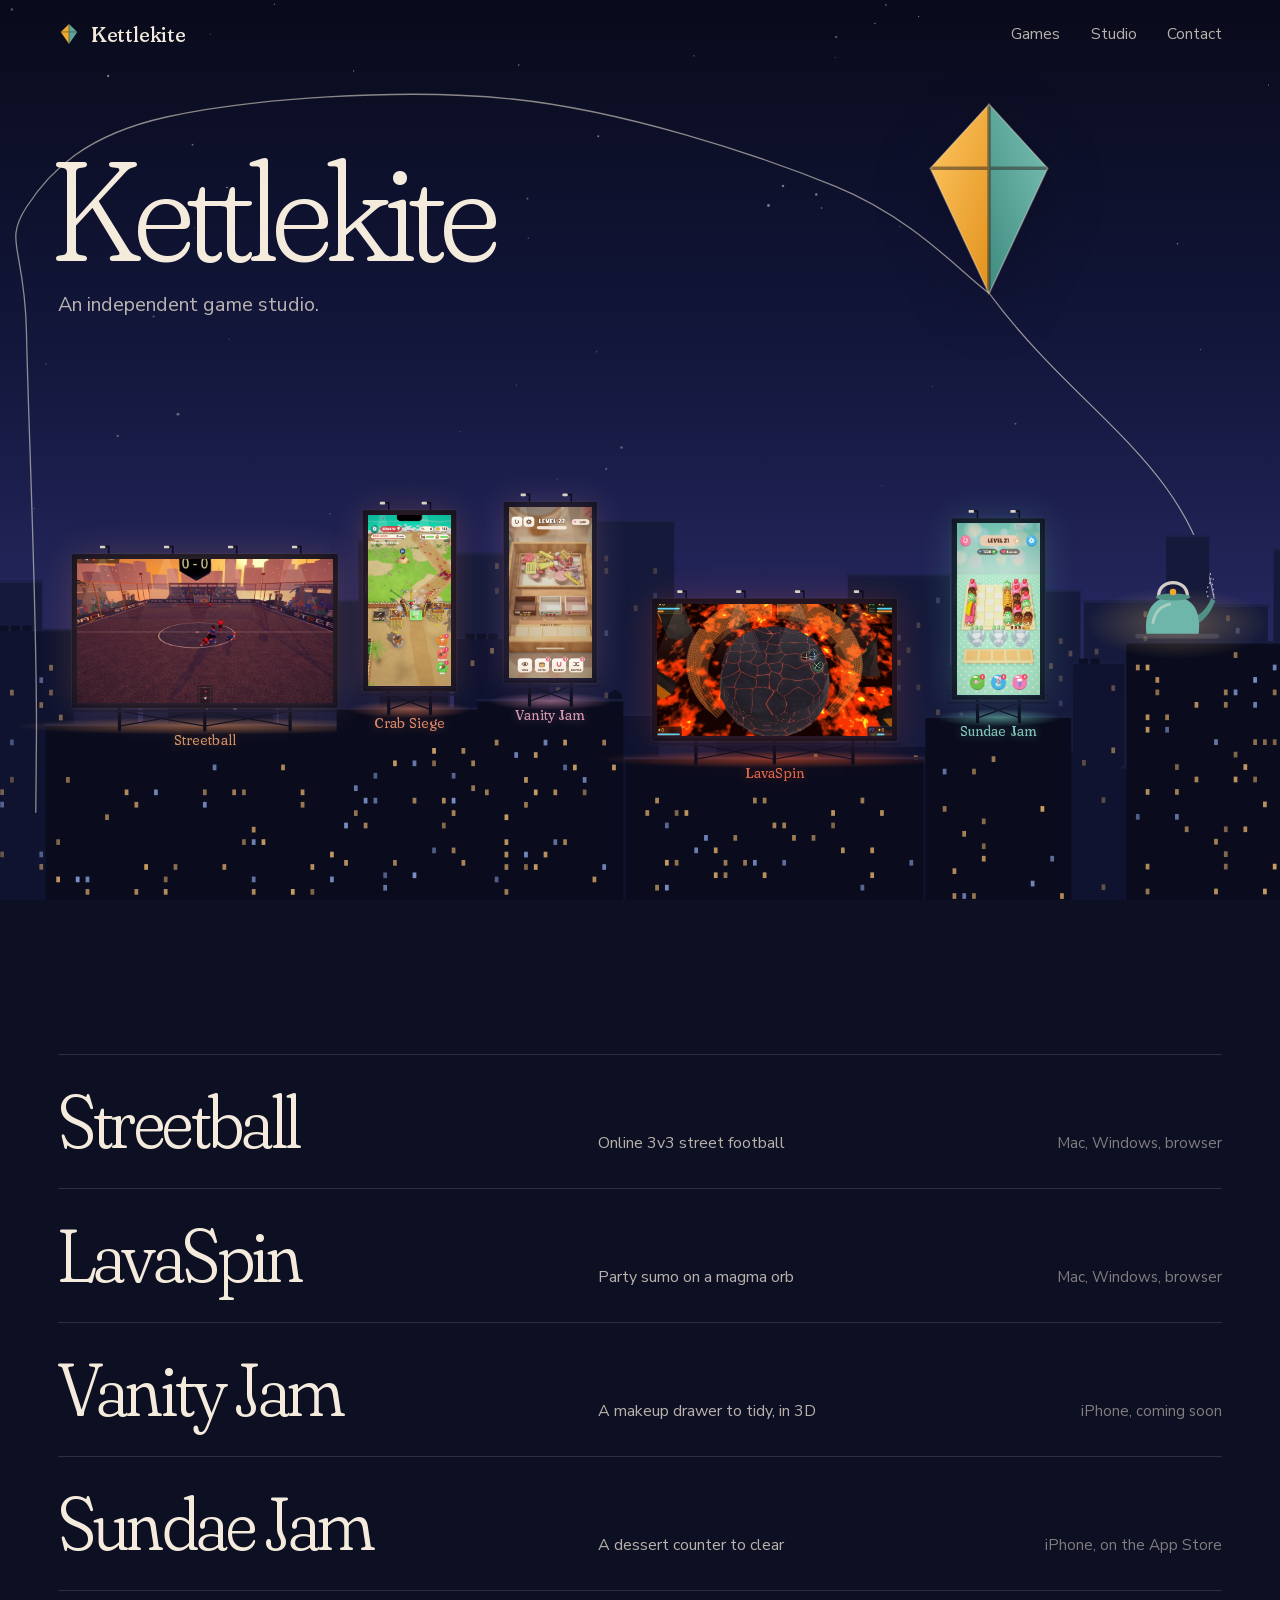
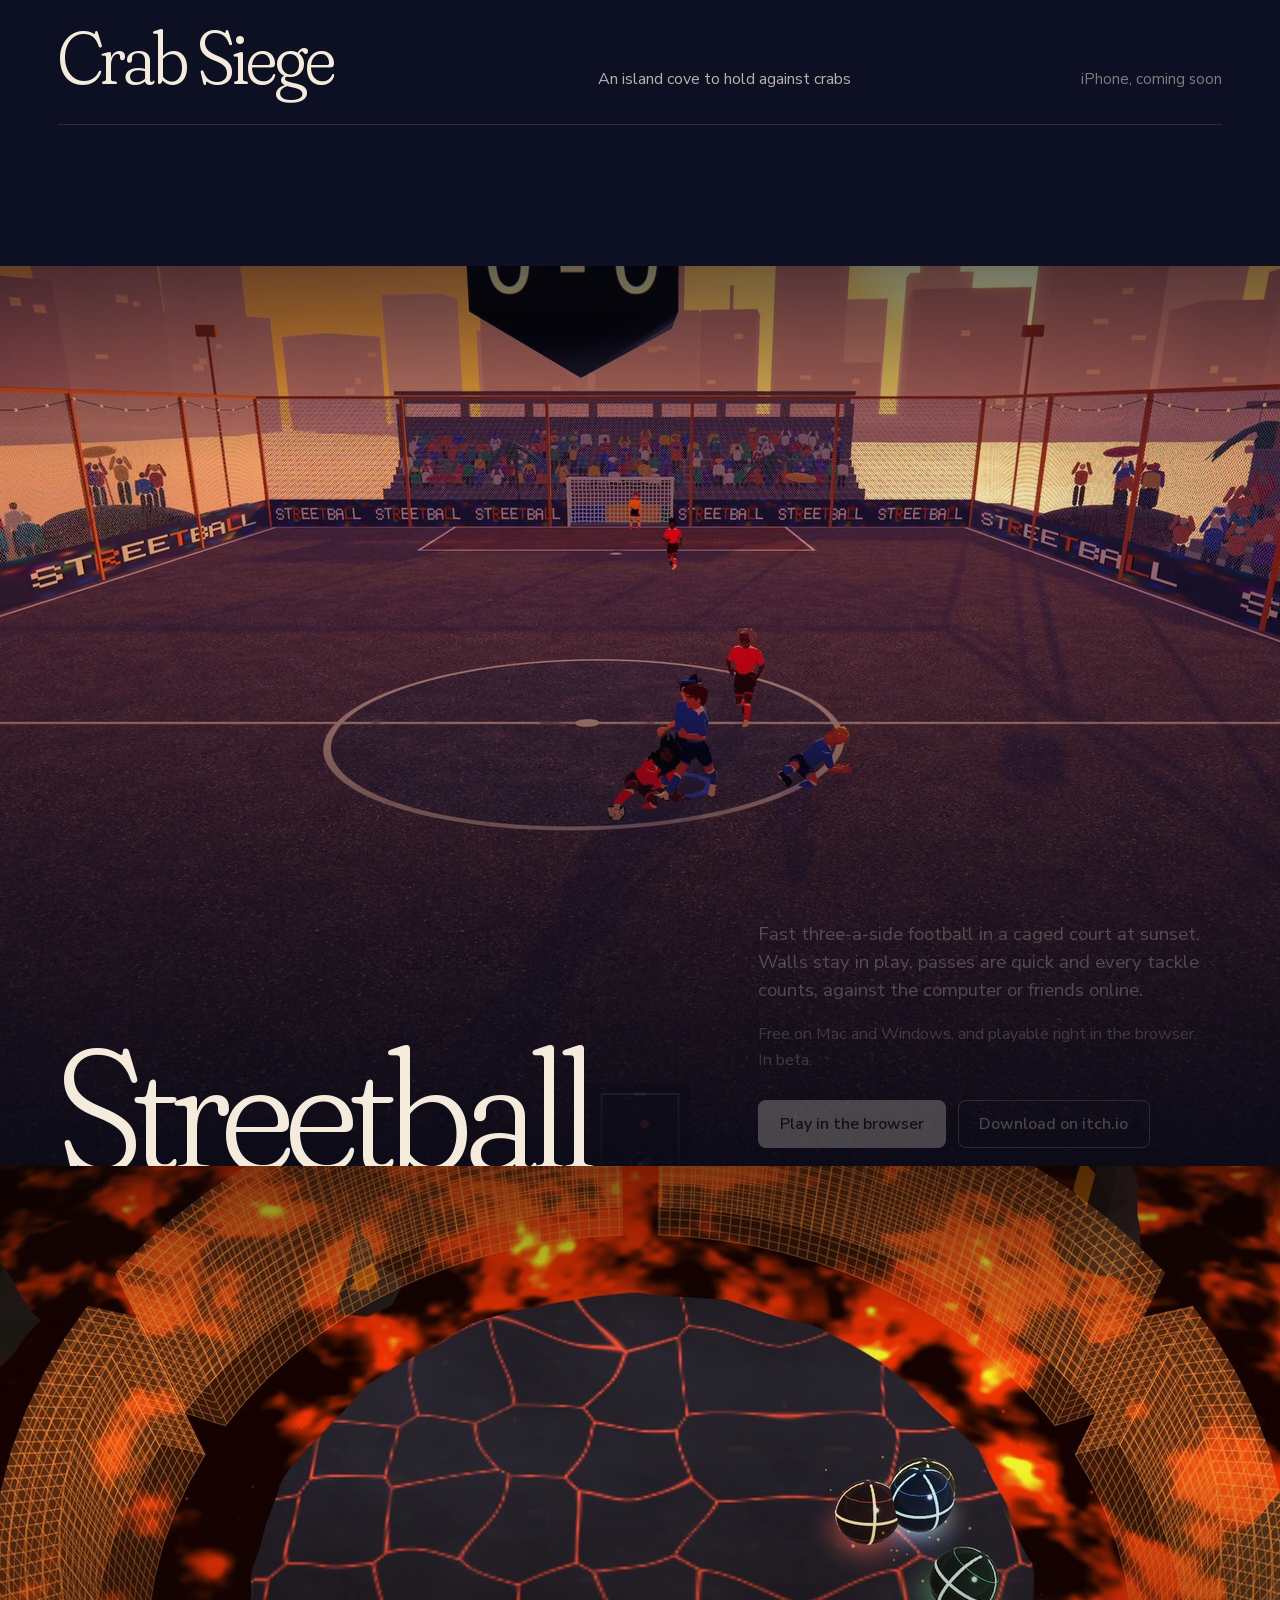
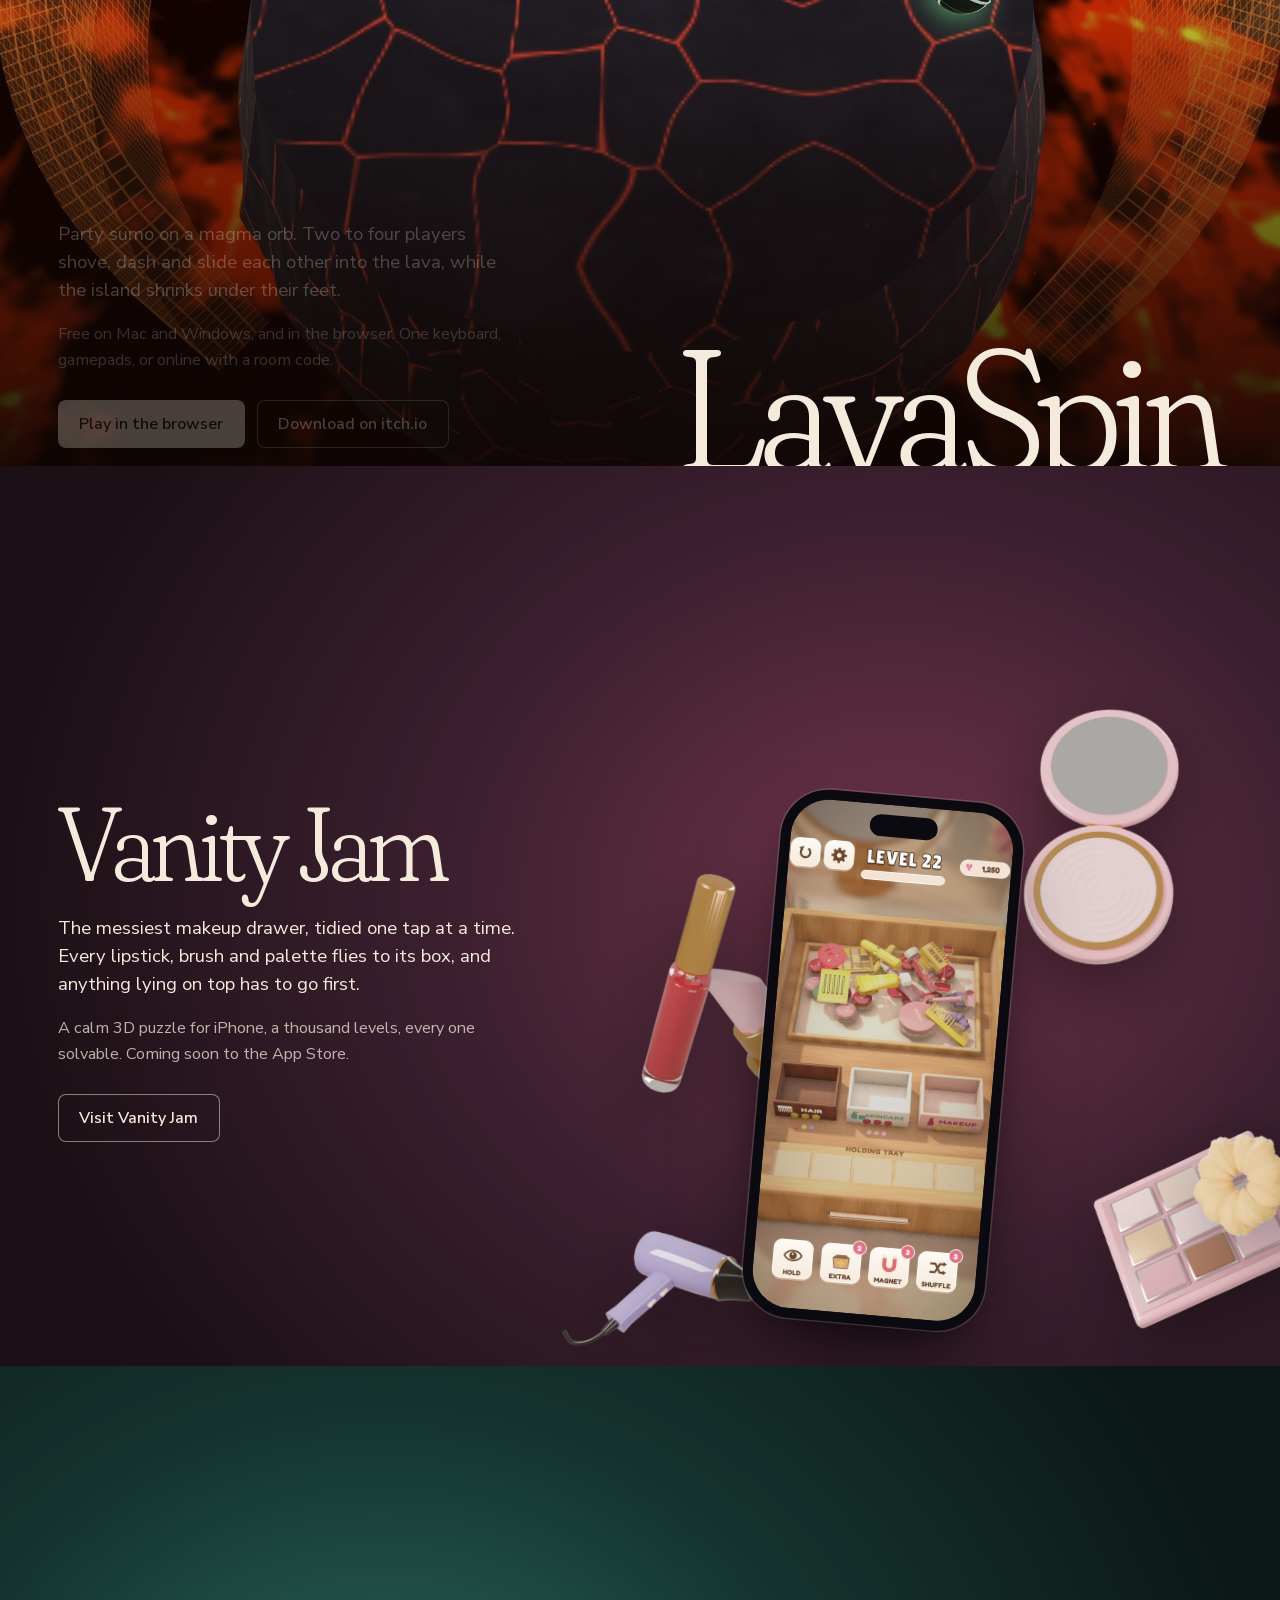
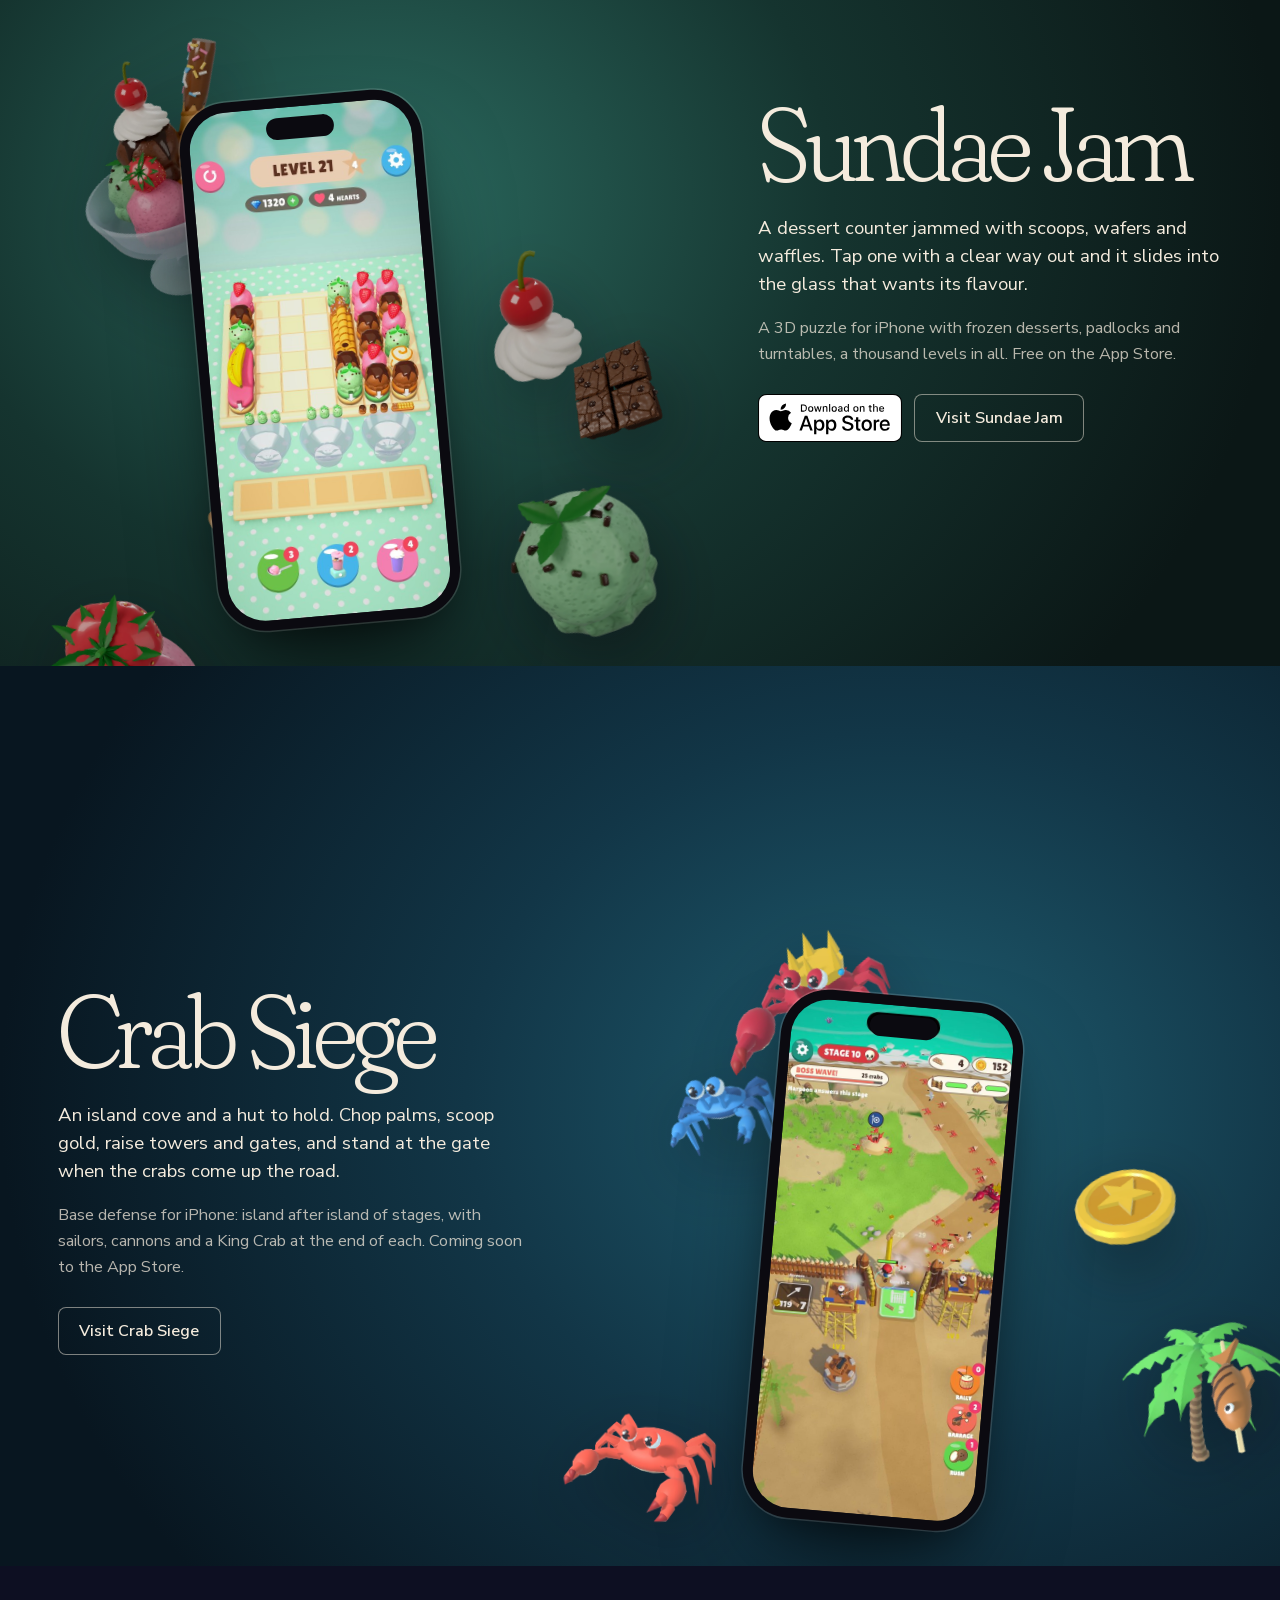
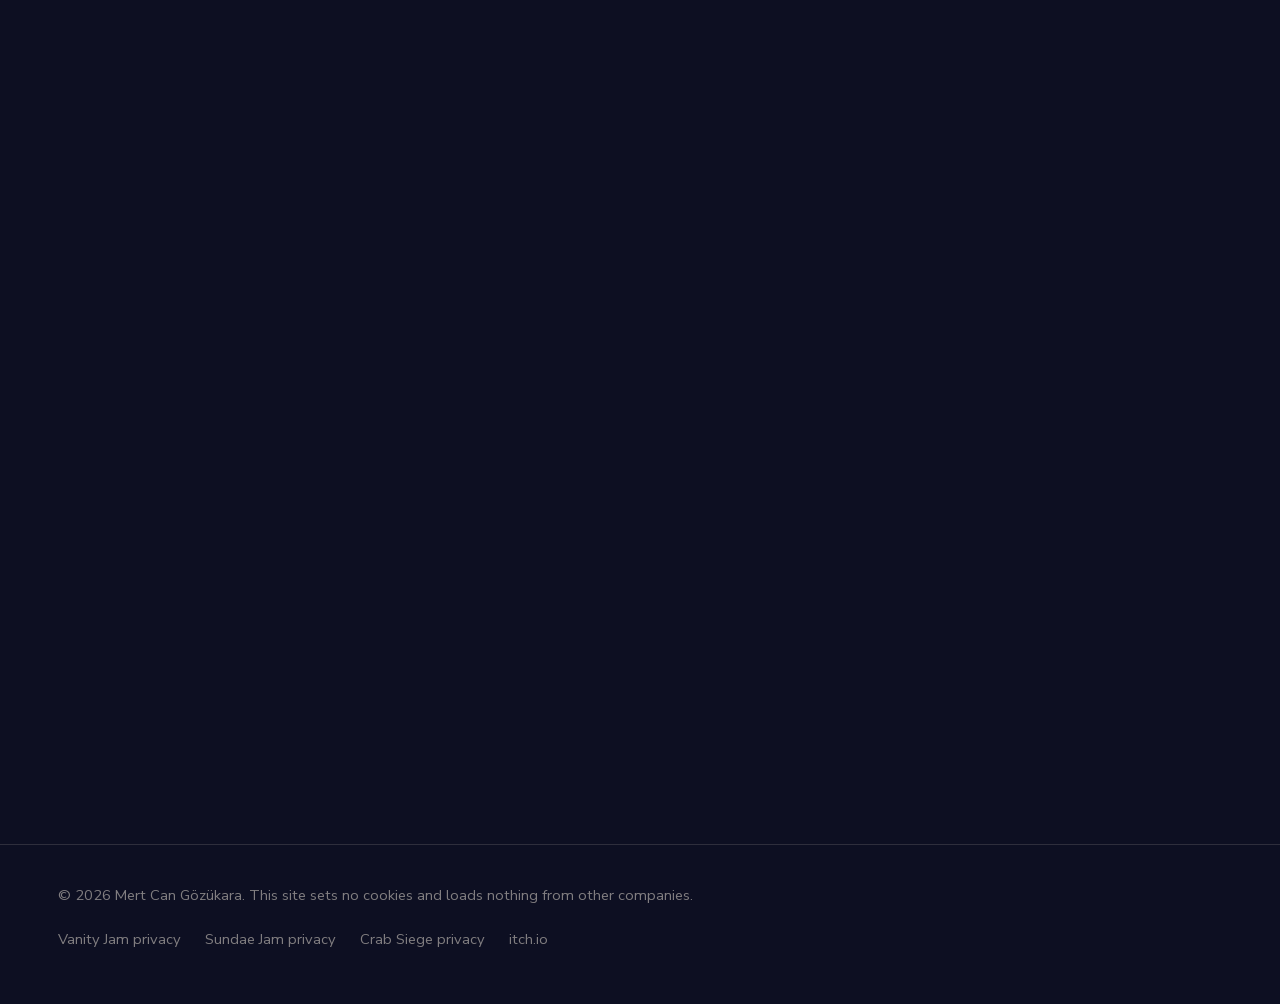
<file: index.html>
<!doctype html>
<html lang="en">
<head>
<meta charset="utf-8">
<meta name="viewport" content="width=device-width, initial-scale=1, viewport-fit=cover">
<title>Kettlekite</title>
<meta name="description" content="Kettlekite is an independent game studio. Streetball, LavaSpin, Vanity Jam, Sundae Jam and Crab Siege, each made start to finish by one person.">
<meta name="theme-color" content="#090b1b">
<meta property="og:title" content="Kettlekite">
<meta property="og:description" content="An independent game studio. Five games so far, each made start to finish by one person.">
<meta property="og:image" content="https://kettlekite.com/assets/media/og.jpg">
<meta property="og:url" content="https://kettlekite.com">
<meta name="twitter:card" content="summary_large_image">
<link rel="icon" href="/assets/kite.svg" type="image/svg+xml">
<script>document.documentElement.classList.add("js")</script>
<link rel="preload" href="/assets/fonts/fraunces-latin.woff2" as="font" type="font/woff2" crossorigin>
<link rel="stylesheet" href="/assets/fonts/fonts.css">
<link rel="stylesheet" href="/assets/kk.css">
<link rel="stylesheet" href="/assets/home.css">
</head>
<body class="home">
<header class="bar">
  <a class="brand" href="/" aria-label="Kettlekite, home">
    <svg class="kite" viewBox="0 0 64 64" aria-hidden="true"><path d="M32 3 L56 26 L32 61 Z" fill="#5fa59a"/><path d="M32 3 L8 26 L32 61 Z" fill="#f0a92e"/><path d="M32 3 V61 M8 26 H56" stroke="#2e2621" stroke-width="2.5" stroke-linecap="round" opacity=".55"/></svg>
    Kettlekite
  </a>
  <nav class="nav" aria-label="Site">
    <a href="#games">Games</a>
    <a href="#studio">Studio</a>
    <a href="#contact">Contact</a>
  </nav>
</header>

<main>
  <!-- The sky: a kite on a long string from a kettle on a rooftop, over a city where the games play. Its tail streams down the whole page. -->
  <section class="sky" id="top">
    <div class="sky-glow" aria-hidden="true"></div>
    <svg class="stars" aria-hidden="true"></svg>
    <div class="meteors" aria-hidden="true"></div>
    <svg class="string" aria-hidden="true"><path/></svg>
    <div class="flyer" aria-hidden="true">
      <svg class="kite-big" viewBox="0 0 120 150">
        <defs>
          <linearGradient id="sheen-l" x1="0" y1="0" x2="1" y2="1"><stop offset="0" stop-color="#ffc864"/><stop offset="1" stop-color="#e2911c"/></linearGradient>
          <linearGradient id="sheen-r" x1="1" y1="0" x2="0" y2="1"><stop offset="0" stop-color="#7cc2b5"/><stop offset="1" stop-color="#3f8b80"/></linearGradient>
        </defs>
        <path d="M60 4 L104 52 L60 146 Z" fill="url(#sheen-r)"/>
        <path d="M60 4 L16 52 L60 146 Z" fill="url(#sheen-l)"/>
        <path d="M60 4 V146 M16 52 H104" stroke="#2e2621" stroke-width="2.6" stroke-linecap="round" opacity=".5"/>
        <path d="M60 4 L104 52 L60 146 L16 52 Z" fill="none" stroke="#fff3dc" stroke-opacity=".35" stroke-width="1.2"/>
      </svg>
    </div>
    <div class="kettle" aria-hidden="true">
      <svg viewBox="0 0 220 170">
        <g class="steam" fill="none" stroke="#f4ebdd" stroke-linecap="round">
          <path d="M176 70 C166 50 190 40 180 18" stroke-width="3" stroke-dasharray="1 9"/>
          <path d="M184 76 C198 58 176 44 192 26" stroke-width="2.4" stroke-dasharray="1 10"/>
        </g>
        <path d="M70 70 C70 30 132 30 132 70" fill="none" stroke="#f4ebdd" stroke-opacity=".85" stroke-width="7" stroke-linecap="round"/>
        <path d="M150 112 C166 104 176 90 183 74 L192 79 C184 100 172 118 154 128 Z" fill="#4f9184"/>
        <path d="M44 150 C38 102 58 70 101 70 C144 70 162 102 156 150 Z" fill="#6fb6aa"/>
        <path d="M58 126 C62 102 76 90 94 86" fill="none" stroke="#f4ebdd" stroke-opacity=".45" stroke-width="6" stroke-linecap="round"/>
        <ellipse cx="101" cy="71" rx="37" ry="7.5" fill="#4f9184"/>
        <circle cx="101" cy="60" r="7" fill="#f0a92e"/>
        <rect x="20" y="150" width="180" height="10" rx="5" fill="#f4ebdd" fill-opacity=".12"/>
      </svg>
    </div>
    <!-- A night city under the sky; the games play on billboards on its rooftops, each named on its building. Laid out by city.js. -->
    <div class="city" aria-hidden="true">
      <svg class="back"></svg>
      <a class="board" data-game="streetball" href="#streetball" tabindex="-1" style="background-image:url(/assets/media/streetball/peek.jpg)"><canvas></canvas><video src="/assets/media/streetball/board.mp4" muted loop playsinline preload="auto"></video><span class="sign">Streetball</span></a>
      <a class="board" data-game="vanity" href="#vanity-jam" tabindex="-1" style="background-image:url(/assets/media/vanity-jam/shot.jpg)"><canvas></canvas><video src="/assets/media/vanity-jam/board.mp4" muted loop playsinline preload="auto"></video><span class="sign">Vanity Jam</span></a>
      <a class="board" data-game="lavaspin" href="#lavaspin" tabindex="-1" style="background-image:url(/assets/media/lavaspin/peek.jpg)"><canvas></canvas><video src="/assets/media/lavaspin/board.mp4" muted loop playsinline preload="auto"></video><span class="sign">LavaSpin</span></a>
      <a class="board" data-game="sundae" href="#sundae-jam" tabindex="-1" style="background-image:url(/assets/media/sundae-jam/shot.jpg)"><canvas></canvas><video src="/assets/media/sundae-jam/board.mp4" muted loop playsinline preload="auto"></video><span class="sign">Sundae Jam</span></a>
      <a class="board" data-game="crab" href="#crab-siege" tabindex="-1" style="background-image:url(/assets/media/crab-siege/shot.jpg)"><canvas></canvas><video src="/assets/media/crab-siege/board.mp4" muted loop playsinline preload="auto"></video><span class="sign">Crab Siege</span></a>
      <svg class="front"></svg>
    </div>
    <div class="sky-copy wrap">
      <h1 class="wordmark" aria-label="Kettlekite"><span aria-hidden="true">K</span><span aria-hidden="true">e</span><span aria-hidden="true">t</span><span aria-hidden="true">t</span><span aria-hidden="true">l</span><span aria-hidden="true">e</span><span aria-hidden="true">k</span><span aria-hidden="true">i</span><span aria-hidden="true">t</span><span aria-hidden="true">e</span></h1>
      <p class="lede">An independent game studio.</p>
    </div>
  </section>

  <!-- Index: every game, one line each. Hover shows a frame of it; a click goes to its chapter. -->
  <section class="index wrap" id="games" aria-labelledby="games-title">
    <h2 class="sr" id="games-title">Games</h2>
    <ul class="games">
      <li><a href="#streetball" data-preview="/assets/media/streetball/peek.jpg">
        <span class="g-name">Streetball</span><span class="g-what">Online 3v3 street football</span><span class="g-where">Mac, Windows, browser</span></a></li>
      <li><a href="#lavaspin" data-preview="/assets/media/lavaspin/peek.jpg">
        <span class="g-name">LavaSpin</span><span class="g-what">Party sumo on a magma orb</span><span class="g-where">Mac, Windows, browser</span></a></li>
      <li><a href="#vanity-jam" data-preview="/assets/media/vanity-jam/shot.jpg">
        <span class="g-name">Vanity Jam</span><span class="g-what">A makeup drawer to tidy, in 3D</span><span class="g-where">iPhone, coming soon</span></a></li>
      <li><a href="#sundae-jam" data-preview="/assets/media/sundae-jam/shot.jpg">
        <span class="g-name">Sundae Jam</span><span class="g-what">A dessert counter to clear</span><span class="g-where">iPhone, on the App Store</span></a></li>
      <li><a href="#crab-siege" data-preview="/assets/media/crab-siege/shot.jpg">
        <span class="g-name">Crab Siege</span><span class="g-what">An island cove to hold against crabs</span><span class="g-where">iPhone, coming soon</span></a></li>
    </ul>
    <div class="peek" aria-hidden="true"></div>
  </section>

  <section class="chapter film streetball" id="streetball" aria-labelledby="sb-title">
    <div class="stage">
      <video class="bg" muted loop playsinline preload="none" poster="/assets/media/streetball/poster.jpg"
        data-src="/assets/media/streetball/loop.mp4" data-src-av1="/assets/media/streetball/loop.av1.mp4" data-src-small="/assets/media/streetball/loop-small.mp4"></video>
      <div class="shade"></div>
      <div class="copy wrap">
        <h2 class="title" id="sb-title">Streetball</h2>
        <div class="side">
          <p class="what">Fast three-a-side football in a caged court at sunset. Walls stay in play, passes are quick and every tackle counts, against the computer or friends online.</p>
          <p class="where">Free on Mac and Windows, and playable right in the browser. In beta.</p>
          <div class="actions">
            <a class="btn solid" href="https://mertgozukara.com/games/streetball">Play in the browser</a>
            <a class="btn line" href="https://iammertg.itch.io/streetball">Download on itch.io</a>
          </div>
        </div>
      </div>
    </div>
  </section>

  <section class="chapter film lavaspin" id="lavaspin" aria-labelledby="ls-title">
    <div class="stage">
      <video class="bg" muted loop playsinline preload="none" poster="/assets/media/lavaspin/poster.jpg"
        data-src="/assets/media/lavaspin/loop.mp4" data-src-av1="/assets/media/lavaspin/loop.av1.mp4" data-src-small="/assets/media/lavaspin/loop-small.mp4"></video>
      <div class="shade"></div>
      <div class="copy wrap">
        <h2 class="title" id="ls-title">LavaSpin</h2>
        <div class="side">
          <p class="what">Party sumo on a magma orb. Two to four players shove, dash and slide each other into the lava, while the island shrinks under their feet.</p>
          <p class="where">Free on Mac and Windows, and in the browser. One keyboard, gamepads, or online with a room code.</p>
          <div class="actions">
            <a class="btn solid" href="https://mertgozukara.com/games/lavaspin">Play in the browser</a>
            <a class="btn line" href="https://iammertg.itch.io/lavaspin">Download on itch.io</a>
          </div>
        </div>
      </div>
    </div>
  </section>

  <section class="chapter showcase vanity" id="vanity-jam" aria-labelledby="vj-title">
    <div class="stage">
      <div class="scene" aria-hidden="true">
        <img class="float" src="/assets/media/vanity-jam/lipstick_pink.webp" alt="" style="--x:58%;--y:10%;--w:6%;--d:1.4;--r:-14deg">
        <img class="float" src="/assets/media/vanity-jam/compact_pink.webp" alt="" style="--x:80%;--y:6%;--w:12%;--d:0.7;--r:12deg">
        <img class="float" src="/assets/media/vanity-jam/palette_pink.webp" alt="" style="--x:86%;--y:44%;--w:15%;--d:1.1;--r:-8deg">
        <img class="float" src="/assets/media/vanity-jam/dryer_lavender.webp" alt="" style="--x:44%;--y:58%;--w:15%;--d:0.9;--r:16deg">
        <img class="float" src="/assets/media/vanity-jam/jar_sage.webp" alt="" style="--x:78%;--y:76%;--w:11%;--d:1.5;--r:6deg">
        <img class="float" src="/assets/media/vanity-jam/gloss_coral.webp" alt="" style="--x:52%;--y:30%;--w:3.4%;--d:0.5;--r:24deg">
        <img class="float" src="/assets/media/vanity-jam/scrunchie_butter.webp" alt="" style="--x:93%;--y:20%;--w:8%;--d:1.8;--r:-20deg">
        <img class="float" src="/assets/media/vanity-jam/brush_peach.webp" alt="" style="--x:60%;--y:84%;--w:5%;--d:1.2;--r:-36deg">
      </div>
      <div class="device"><div class="phone"><video muted loop playsinline preload="none" poster="/assets/media/vanity-jam/shot.jpg" data-src="/assets/media/vanity-jam/demo.mp4"></video></div></div>
      <div class="copy wrap">
        <div class="side">
          <h2 class="title" id="vj-title">Vanity Jam</h2>
          <p class="what">The messiest makeup drawer, tidied one tap at a time. Every lipstick, brush and palette flies to its box, and anything lying on top has to go first.</p>
          <p class="where">A calm 3D puzzle for iPhone, a thousand levels, every one solvable. Coming soon to the App Store.</p>
          <div class="actions">
            <a class="btn line" href="https://vanityjam.kettlekite.com">Visit Vanity Jam</a>
          </div>
        </div>
      </div>
    </div>
  </section>

  <section class="chapter showcase sundae" id="sundae-jam" aria-labelledby="sj-title">
    <div class="stage">
      <div class="scene" aria-hidden="true">
        <img class="float" src="/assets/media/sundae-jam/sundae.webp" alt="" style="--x:6%;--y:8%;--w:14%;--d:0.8;--r:-6deg">
        <img class="float" src="/assets/media/sundae-jam/cherry.webp" alt="" style="--x:38%;--y:6%;--w:7%;--d:1.6;--r:12deg">
        <img class="float" src="/assets/media/sundae-jam/scoop_strawberry.webp" alt="" style="--x:4%;--y:56%;--w:12%;--d:1.2;--r:8deg">
        <img class="float" src="/assets/media/sundae-jam/scoop_pistachio.webp" alt="" style="--x:40%;--y:62%;--w:11%;--d:0.6;--r:-10deg">
        <img class="float" src="/assets/media/sundae-jam/waferroll.webp" alt="" style="--x:16%;--y:34%;--w:13%;--d:1.4;--r:-24deg">
        <img class="float" src="/assets/media/sundae-jam/scoop_blueberry.webp" alt="" style="--x:30%;--y:84%;--w:9%;--d:1.8;--r:14deg">
        <img class="float" src="/assets/media/sundae-jam/waffle.webp" alt="" style="--x:-2%;--y:82%;--w:12%;--d:0.9;--r:18deg">
        <img class="float" src="/assets/media/sundae-jam/brownie.webp" alt="" style="--x:44%;--y:32%;--w:8%;--d:1.1;--r:-14deg">
      </div>
      <div class="device"><div class="phone"><video muted loop playsinline preload="none" poster="/assets/media/sundae-jam/shot.jpg" data-src="/assets/media/sundae-jam/demo.mp4"></video></div></div>
      <div class="copy wrap">
        <div class="side">
          <h2 class="title" id="sj-title">Sundae Jam</h2>
          <p class="what">A dessert counter jammed with scoops, wafers and waffles. Tap one with a clear way out and it slides into the glass that wants its flavour.</p>
          <p class="where">A 3D puzzle for iPhone with frozen desserts, padlocks and turntables, a thousand levels in all. Free on the App Store.</p>
          <div class="actions">
            <a class="store-badge" href="https://apps.apple.com/app/id6824275538"><img src="/assets/app-store-badge.svg" width="144" height="48" alt="Download Sundae Jam on the App Store"></a>
            <a class="btn line" href="https://sundaejam.kettlekite.com">Visit Sundae Jam</a>
          </div>
        </div>
      </div>
    </div>
  </section>

  <section class="chapter showcase crab" id="crab-siege" aria-labelledby="cs-title">
    <div class="stage">
      <div class="scene" aria-hidden="true">
        <img class="float" src="/assets/media/crab-siege/kingcrab.webp" alt="" style="--x:56%;--y:6%;--w:14%;--d:0.8;--r:-8deg">
        <img class="float" src="/assets/media/crab-siege/coin.webp" alt="" style="--x:84%;--y:8%;--w:8%;--d:1.6;--r:14deg">
        <img class="float" src="/assets/media/crab-siege/palm.webp" alt="" style="--x:88%;--y:40%;--w:13%;--d:1.1;--r:6deg">
        <img class="float" src="/assets/media/crab-siege/crab.webp" alt="" style="--x:44%;--y:56%;--w:12%;--d:0.9;--r:12deg">
        <img class="float" src="/assets/media/crab-siege/sailor.webp" alt="" style="--x:80%;--y:72%;--w:9%;--d:1.4;--r:-6deg">
        <img class="float" src="/assets/media/crab-siege/leaper.webp" alt="" style="--x:52%;--y:30%;--w:9%;--d:0.5;--r:-18deg">
        <img class="float" src="/assets/media/crab-siege/fish.webp" alt="" style="--x:93%;--y:22%;--w:7%;--d:1.8;--r:-24deg">
        <img class="float" src="/assets/media/crab-siege/hermit.webp" alt="" style="--x:60%;--y:82%;--w:9%;--d:1.2;--r:16deg">
      </div>
      <div class="device"><div class="phone"><video muted loop playsinline preload="none" poster="/assets/media/crab-siege/shot.jpg" data-src="/assets/media/crab-siege/demo.mp4"></video></div></div>
      <div class="copy wrap">
        <div class="side">
          <h2 class="title" id="cs-title">Crab Siege</h2>
          <p class="what">An island cove and a hut to hold. Chop palms, scoop gold, raise towers and gates, and stand at the gate when the crabs come up the road.</p>
          <p class="where">Base defense for iPhone: island after island of stages, with sailors, cannons and a King Crab at the end of each. Coming soon to the App Store.</p>
          <div class="actions">
            <a class="btn line" href="https://crabsiege.kettlekite.com">Visit Crab Siege</a>
          </div>
        </div>
      </div>
    </div>
  </section>

  <section class="studio wrap" id="studio" aria-labelledby="studio-title">
    <h2 class="studio-title rise" id="studio-title">One person, every part of the game.</h2>
    <div class="studio-body rise">
      <p>Kettlekite is the studio of Mert Can Gözükara, an independent developer in Leipzig. Each game is designed, coded, modelled, lit and shipped by the same pair of hands, from the first sketch to the store page.</p>
      <p>The desktop games are free on itch.io and play in the browser. The iPhone games come with no account, no ads and no tracking.</p>
      <p><a href="https://mertgozukara.com">More of my work at mertgozukara.com</a></p>
    </div>
  </section>

  <section class="contact wrap" id="contact" aria-labelledby="contact-title">
    <h2 class="contact-title rise" id="contact-title">Say hello</h2>
    <p class="rise"><a class="mail" href="mailto:support@kettlekite.com">support@kettlekite.com</a></p>
  </section>
</main>

<footer class="foot">
  <div class="wrap">
    <p>© 2026 Mert Can Gözükara. This site sets no cookies and loads nothing from other companies.</p>
    <ul>
      <li><a href="https://vanityjam.kettlekite.com/privacy">Vanity Jam privacy</a></li>
      <li><a href="https://sundaejam.kettlekite.com/privacy">Sundae Jam privacy</a></li>
      <li><a href="https://crabsiege.kettlekite.com/privacy">Crab Siege privacy</a></li>
      <li><a href="https://iammertg.itch.io">itch.io</a></li>
    </ul>
  </div>
</footer>

<!-- The kite's tail: a ribbon from the kite down into the list of games, a bow beside each one. Drawn by home.js. -->
<svg class="tail" aria-hidden="true"><path class="ribbon"/><g class="bows"></g></svg>
<script src="/assets/city.js" defer></script>
<script src="/assets/home.js" defer></script>
</body>
</html>
</file>
<file: assets/fonts/fonts.css>
/* Fraunces and Nunito Sans (SIL Open Font License 1.1), self-hosted so no visitor request leaves kettlekite.com. */
@font-face { font-family: "Fraunces"; font-style: normal; font-weight: 100 900; font-display: swap; src: url("/assets/fonts/fraunces-latin-ext.woff2") format("woff2"); unicode-range: U+0100-02BA, U+02BD-02C5, U+02C7-02CC, U+02CE-02D7, U+02DD-02FF, U+0304, U+0308, U+0329, U+1D00-1DBF, U+1E00-1E9F, U+1EF2-1EFF, U+2020, U+20A0-20AB, U+20AD-20C4, U+2113, U+2C60-2C7F, U+A720-A7FF; }
@font-face { font-family: "Fraunces"; font-style: normal; font-weight: 100 900; font-display: swap; src: url("/assets/fonts/fraunces-latin.woff2") format("woff2"); unicode-range: U+0000-00FF, U+0131, U+0152-0153, U+02BB-02BC, U+02C6, U+02DA, U+02DC, U+0304, U+0308, U+0329, U+2000-206F, U+20AC, U+2122, U+2191, U+2193, U+2212, U+2215, U+FEFF, U+FFFD; }
@font-face { font-family: "Nunito Sans"; font-style: normal; font-weight: 400 800; font-display: swap; src: url("/assets/fonts/nunito-sans-latin-ext.woff2") format("woff2"); unicode-range: U+0100-02BA, U+02BD-02C5, U+02C7-02CC, U+02CE-02D7, U+02DD-02FF, U+0304, U+0308, U+0329, U+1D00-1DBF, U+1E00-1E9F, U+1EF2-1EFF, U+2020, U+20A0-20AB, U+20AD-20C4, U+2113, U+2C60-2C7F, U+A720-A7FF; }
@font-face { font-family: "Nunito Sans"; font-style: normal; font-weight: 400 800; font-display: swap; src: url("/assets/fonts/nunito-sans-latin.woff2") format("woff2"); unicode-range: U+0000-00FF, U+0131, U+0152-0153, U+02BB-02BC, U+02C6, U+02DA, U+02DC, U+0304, U+0308, U+0329, U+2000-206F, U+20AC, U+2122, U+2191, U+2193, U+2212, U+2215, U+FEFF, U+FFFD; }
</file>
<file: assets/kk.css>
/* Kettlekite shared base: the sky at the hour the kettle goes on. Night and dusk for the ground,
   ivory for the words, the kite's gold and teal only on the kite itself. Every Kettlekite site
   copies this file (scripts/sync-shared.sh); a game site sets its own colours in theme.css. */
:root {
  --night: #0d0f22;
  --dusk: #1d2150;
  --dusk-2: #2d2a5c;
  --plum: #57405f;
  --ember: #e9a06b;
  --ivory: #f4ebdd;
  --ivory-2: rgba(244, 235, 221, 0.74);
  --ivory-3: rgba(244, 235, 221, 0.5);
  --line: rgba(244, 235, 221, 0.14);
  --gold: #f0a92e;
  --teal: #5fa59a;
  --bg: var(--night);
  --ink: #1a1424; /* type on ivory */
  --display: "Fraunces", "Iowan Old Style", "Palatino", Georgia, serif;
  --body: "Nunito Sans", ui-rounded, system-ui, sans-serif;
  --gutter: clamp(1.25rem, 4.5vw, 4rem);
  --max: 92rem;
  --measure: 38rem;
  --ease: cubic-bezier(0.22, 1, 0.36, 1);
}

*, *::before, *::after { box-sizing: border-box; }
html { -webkit-text-size-adjust: 100%; text-size-adjust: 100%; color-scheme: dark; scroll-behavior: smooth; }
body {
  margin: 0;
  min-height: 100vh;
  font: 400 1.125rem/1.6 var(--body);
  color: var(--ivory);
  background: var(--bg);
  overflow-x: clip;
  -webkit-font-smoothing: antialiased;
}
img, svg, video { display: block; max-width: 100%; }
a { color: inherit; text-decoration-thickness: 1px; text-underline-offset: 0.22em; text-decoration-color: var(--ivory-3); }
a:hover { text-decoration-color: currentColor; }
:focus-visible { outline: 2px solid var(--ivory); outline-offset: 4px; border-radius: 6px; }
h1, h2, h3 { margin: 0; font-family: var(--display); font-weight: 340; line-height: 1.02; letter-spacing: -0.02em; text-wrap: balance; font-variation-settings: "opsz" 144; }
p { margin: 0 0 1rem; text-wrap: pretty; }
.wrap { width: 100%; max-width: var(--max); margin: 0 auto; padding: 0 var(--gutter); }
.quiet { color: var(--ivory-3); font-size: 0.95rem; }
.sr { position: absolute; width: 1px; height: 1px; overflow: hidden; clip: rect(0 0 0 0); white-space: nowrap; }

/* Top bar. Fixed over the page; it gains a veil once the page has scrolled. */
.bar {
  position: fixed; inset: 0 0 auto 0; z-index: 50;
  display: flex; align-items: center; justify-content: space-between; gap: 1rem;
  padding: 1.1rem var(--gutter);
  transition: background 0.5s var(--ease), padding 0.5s var(--ease);
}
/* long pages have no script to veil the bar, so it is veiled from the start */
.bar.veiled, body:has(.doc) .bar { background: color-mix(in srgb, var(--bg) 78%, transparent); backdrop-filter: blur(14px); -webkit-backdrop-filter: blur(14px); padding-top: 0.75rem; padding-bottom: 0.75rem; }
.brand { display: inline-flex; align-items: center; gap: 0.7rem; text-decoration: none; font-family: var(--display); font-weight: 450; font-size: 1.3rem; letter-spacing: -0.01em; font-variation-settings: "opsz" 48; }
.brand img { width: 34px; height: 34px; border-radius: 9px; }
.brand .kite { width: 22px; height: 22px; }
.nav { display: flex; gap: clamp(1rem, 2.4vw, 2.2rem); font-size: 0.98rem; color: var(--ivory-2); }
.nav a { text-decoration: none; }
.nav a:hover { color: var(--ivory); }

/* Buttons take the shape of Apple's App Store badge that sits among them: 48 px tall, corners of 8 px
   (the badge's own, measured). One solid ivory button per view, everything else outlined or a plain link */
.btn {
  display: inline-flex; align-items: center; justify-content: center; gap: 0.55rem;
  min-height: 3rem; padding: 0.8rem 1.35rem; border-radius: 8px;
  font: 600 1rem/1 var(--body); text-decoration: none; white-space: nowrap;
  transition: background 0.3s var(--ease), color 0.3s var(--ease), box-shadow 0.3s var(--ease), transform 0.3s var(--ease);
}
.btn.solid { background: var(--ivory); color: var(--ink); }
.btn.solid:hover { background: #fff8ee; transform: translateY(-1px); }
.btn.line { color: var(--ivory); box-shadow: inset 0 0 0 1px var(--ivory-3); }
.btn.line:hover { box-shadow: inset 0 0 0 1px var(--ivory); }
.btn.soon { color: var(--ivory-2); box-shadow: inset 0 0 0 1px var(--line); cursor: default; }
/* A row of them, centred on one line; the gap is the badge's clear space (a quarter of its height).
   Apple's own badge, unaltered, for a game that is out; "coming soon" holds its place until then */
.actions { display: flex; flex-wrap: wrap; align-items: center; gap: 0.75rem; }
.store-badge { display: inline-flex; border-radius: 8px; }
.store-badge img { width: auto; height: 3rem; }

/* Long-form pages: privacy, terms, support */
.doc { max-width: var(--measure); padding-top: clamp(7rem, 14vw, 10rem); padding-bottom: 3rem; }
.doc h1 { font-size: clamp(2.6rem, 6vw, 4rem); margin-bottom: 0.8rem; }
.doc h2 { font-size: 1.6rem; margin: 2.6rem 0 0.6rem; font-weight: 400; }
.doc h3 { font-family: var(--body); font-size: 1.05rem; font-weight: 700; letter-spacing: 0; margin: 1.6rem 0 0.35rem; }
.doc p, .doc li { color: var(--ivory-2); }
.doc .quiet { margin-bottom: 2rem; }
.doc a { text-decoration-color: var(--ivory-3); }

/* Footer */
.foot { position: relative; border-top: 1px solid var(--line); padding: 2.4rem 0 3rem; font-size: 0.92rem; color: var(--ivory-3); }
.foot .wrap { display: flex; flex-wrap: wrap; justify-content: space-between; gap: 1rem 2.5rem; }
.foot p { margin: 0; }
.foot ul { list-style: none; margin: 0; padding: 0; display: flex; flex-wrap: wrap; gap: 0.4rem 1.5rem; }
.foot a { text-decoration: none; }
.foot a:hover { color: var(--ivory); }

/* Phone frame for real screen recordings */
.phone {
  position: relative; width: min(300px, 64vw); aspect-ratio: 496 / 1080;
  padding: 10px; border-radius: 48px; background: #0b0a10;
  box-shadow: 0 0 0 1.5px rgba(255, 255, 255, 0.14), 0 50px 100px -30px rgba(0, 0, 0, 0.7), 0 20px 40px -20px rgba(0, 0, 0, 0.5);
}
.phone::before { content: ""; position: absolute; z-index: 2; top: 20px; left: 50%; width: 28%; height: 22px; border-radius: 99px; background: #0b0a10; transform: translateX(-50%); }
.phone video, .phone img { width: 100%; height: 100%; object-fit: cover; border-radius: 38px; background: #222; }

/* Reveal on scroll: home.js / game.js add .in when an element enters the view */
.rise { opacity: 0; transform: translateY(2.2rem); transition: opacity 1.1s var(--ease), transform 1.1s var(--ease); }
.rise.in { opacity: 1; transform: none; }

@media (max-width: 760px) {
  .nav { gap: 1rem; font-size: 0.92rem; }
  .nav:has(a:not([href^="#"])) a[href^="#"] { display: none; } /* game sites keep Support on phones */
  .brand { font-size: 1.15rem; }
}
@media (prefers-reduced-motion: reduce) {
  html { scroll-behavior: auto; }
  *, *::before, *::after { animation: none !important; transition: none !important; }
  .rise { opacity: 1; transform: none; }
}
</file>
<file: assets/home.css>
/* kettlekite.com: the sky, the index of games, one chapter per game, the studio. */

/* ——— The sky ——— */
.sky {
  position: relative; height: 100svh; min-height: 620px; overflow: hidden; isolation: isolate;
  background: linear-gradient(180deg, #090b1b 0%, #12163a 38%, #23255a 66%, #3a3060 100%);
}
.sky-glow {
  position: absolute; left: -20%; right: -20%; bottom: -10%; height: 70%; z-index: -1;
  background: radial-gradient(50% 50% at 55% 100%, rgba(240, 165, 108, 0.32), rgba(120, 96, 150, 0.14) 50%, transparent 76%);
}
.stars { position: absolute; inset: 0 0 42% 0; width: 100%; height: 58%; }
.stars circle { fill: var(--ivory); }
.stars .tw { animation: twinkle 4.5s ease-in-out infinite; }
@keyframes twinkle { 0%, 100% { opacity: 0.35; } 50% { opacity: 0.85; } }

/* now and then a star falls: a short streak whose tail grows behind its head, then fades */
.meteors { position: absolute; inset: 0 0 35% 0; overflow: hidden; pointer-events: none; }
.meteor {
  position: absolute; left: var(--x); top: var(--y); width: var(--len); height: 1.5px; border-radius: 1px;
  background: linear-gradient(90deg, rgba(244, 235, 221, 0), rgba(244, 235, 221, 0.5) 65%, #fff8ee);
  transform-origin: 100% 50%; opacity: 0;
  animation: fall var(--t) cubic-bezier(0.35, 0, 0.65, 1) forwards;
}
.meteor::after { content: ""; position: absolute; right: -1.5px; top: -1.25px; width: 4px; height: 4px; border-radius: 50%; background: #fff8ee; box-shadow: 0 0 9px 2px rgba(255, 233, 196, 0.55); }
@keyframes fall {
  0% { opacity: 0; transform: rotate(var(--a)) translateX(0) scaleX(0.25); }
  14% { opacity: 1; }
  72% { opacity: 0.85; }
  100% { opacity: 0; transform: rotate(var(--a)) translateX(var(--d)) scaleX(1); }
}

.string { position: absolute; inset: 0; width: 100%; height: 100%; overflow: visible; pointer-events: none; }
.string path { fill: none; stroke: var(--ivory); stroke-opacity: 0.62; stroke-width: 1.2; stroke-linecap: round; }

/* the kite turns about its lower tip, where the string and the tail are tied */
.flyer { position: absolute; left: 71%; top: 11%; width: clamp(104px, 12.5vw, 200px); transform-origin: 50% 97%; transform: rotate(calc(var(--wx, 0) * 7deg)); transition: transform 1.6s var(--ease); }
.kite-big { width: 100%; height: auto; transform-origin: 50% 97%; animation: sway 7.5s ease-in-out infinite; filter: drop-shadow(0 18px 30px rgba(10, 8, 30, 0.45)); }
@keyframes sway { 0%, 100% { transform: rotate(-4deg); } 50% { transform: rotate(5deg); } }

/* the kettle sits on the roof at the city's right edge (city.js puts that roof at 62% of its height) */
.kettle { position: absolute; z-index: 2; right: 4%; bottom: calc(var(--city) * 0.62); width: clamp(84px, 8vw, 140px); }
.kettle::before { content: ""; position: absolute; inset: 30% -40% -20% -40%; background: radial-gradient(closest-side, rgba(242, 196, 107, 0.32), transparent); z-index: -1; }
.kettle svg { width: 100%; height: auto; }
.steam path { animation: steam 3.2s linear infinite; stroke-opacity: 0.7; }
.steam path + path { animation-duration: 4.1s; }
@keyframes steam { to { stroke-dashoffset: -40; } }

/* the night city along the bottom of the sky; its billboards play the games */
.sky { --city: 46%; }
.city { position: absolute; left: 0; right: 0; bottom: 0; height: var(--city); z-index: 1; }
.city svg { position: absolute; inset: 0; width: 100%; height: 100%; overflow: visible; }
.city .front { pointer-events: none; }
/* each screen spills a little of its game's light into the night */
.board {
  position: absolute; display: block; background: #0b0d1f center / cover no-repeat; text-decoration: none;
  box-shadow: 0 0 34px 4px color-mix(in srgb, var(--hue, #f4ebdd) 20%, transparent);
  transition: filter 0.25s ease;
}
.board canvas { display: block; width: 100%; height: 100%; }
/* the videos play unseen; city.js draws their frames into the canvas (see there why) */
.board video { position: absolute; inset: 0; width: 100%; height: 100%; visibility: hidden; }
/* the game's name, lit on the building under its billboard (city.js keeps that band of wall dark) */
.board .sign {
  position: absolute; left: 50%; top: calc(100% + var(--drop, 30px)); transform: translateX(-50%);
  font: 400 var(--sign, 15px)/1 var(--display); font-variation-settings: "opsz" 24; letter-spacing: 0.01em; white-space: nowrap;
  color: color-mix(in srgb, var(--hue, #f4ebdd) 82%, #fff8ee);
  text-shadow: 0 0 10px color-mix(in srgb, var(--hue, #f4ebdd) 45%, transparent);
  opacity: 0.86; transition: opacity 0.25s ease;
}
@media (hover: hover) and (pointer: fine) {
  .board:hover { filter: brightness(1.1); }
  .board:hover .sign { opacity: 1; }
}
.board:active { filter: brightness(0.94); }
.beacon { animation: beacon 2.8s ease-in-out infinite; }
@keyframes beacon { 0%, 100% { opacity: 0.15; } 50% { opacity: 1; } }

.sky-copy { position: absolute; left: 0; right: 0; top: clamp(5.5rem, 17vh, 10rem); pointer-events: none; }
.wordmark { font-weight: 290; font-size: clamp(3.4rem, 11vw, 12.5rem); line-height: 0.82; letter-spacing: -0.048em; margin-left: -0.045em; white-space: nowrap; }
.wordmark span { display: inline-block; }
.lede { max-width: 31ch; margin: clamp(1rem, 2.4vh, 1.8rem) 0 0; font-size: clamp(1.1rem, 1.55vw, 1.38rem); line-height: 1.5; color: var(--ivory-2); }

/* the opening: the kite rises from the sill, the string pays out, the name stands up */
.js .sky .flyer { opacity: 0; transform: translate(-34vw, 52vh) rotate(-28deg) scale(0.55); }
.js .sky .wordmark span { opacity: 0; transform: translateY(42%); }
.js .sky .lede { opacity: 0; transform: translateY(1rem); }
.js .sky .string path { stroke-dasharray: var(--len, 2000); stroke-dashoffset: var(--len, 2000); }
.js .sky.ready .flyer { opacity: 1; transform: rotate(calc(var(--wx, 0) * 7deg)); transition: opacity 0.6s ease, transform 2s var(--ease); }
.js .sky.ready .wordmark span { opacity: 1; transform: none; transition: opacity 1s ease, transform 1.4s var(--ease); transition-delay: calc(0.35s + var(--i) * 0.055s); }
.js .sky.ready .lede { opacity: 1; transform: none; transition: opacity 1s ease 1.15s, transform 1.2s var(--ease) 1.15s; }
.js .sky.ready .string path { stroke-dashoffset: 0; transition: stroke-dashoffset 1.8s cubic-bezier(0.45, 0, 0.2, 1) 0.9s; }

/* ——— Index of games ——— */
.index { position: relative; padding-top: clamp(5rem, 12vw, 10rem); padding-bottom: clamp(5rem, 11vw, 9rem); }
.games { list-style: none; margin: 0; padding: 0; border-top: 1px solid var(--line); }
.games a {
  display: grid; grid-template-columns: minmax(0, 1fr) minmax(0, 24rem) minmax(0, 13rem); align-items: baseline; gap: 0.4rem 2rem;
  padding: clamp(1.1rem, 2.3vw, 1.9rem) 0; border-bottom: 1px solid var(--line); text-decoration: none;
  transition: opacity 0.5s var(--ease);
}
.g-name { font-family: var(--display); font-weight: 310; font-size: clamp(2.3rem, 5.8vw, 5.2rem); line-height: 1; letter-spacing: -0.035em; font-variation-settings: "opsz" 144; transition: transform 0.7s var(--ease); }
.g-what { color: var(--ivory-2); font-size: clamp(1rem, 1.25vw, 1.15rem); }
.g-where { color: var(--ivory-3); font-size: 0.95rem; text-align: right; white-space: nowrap; }
.games a:hover .g-name, .games a:focus-visible .g-name { transform: translateX(0.8rem); }
@media (hover: hover) { .games:hover a:not(:hover) { opacity: 0.38; } }
/* The index preview follows the pointer. Every game's frame is loaded and stacked inside it, so
   moving between a wide frame and a tall one is a crossfade of two ready images: only opacity and
   transform change, never the box's size, and nothing waits on a decode. */
.peek {
  position: fixed; left: 0; top: 0; z-index: 40; width: 0; height: 0; pointer-events: none;
  opacity: 0; transform: translate3d(var(--px, 0), var(--py, 0), 0) scale(0.86) rotate(-3deg);
  transition: opacity 0.35s ease, transform 0.6s var(--ease);
}
.peek.on { opacity: 1; transform: translate3d(var(--px, 0), var(--py, 0), 0) rotate(-2deg); }
.peek img {
  position: absolute; left: 0; top: 0; width: clamp(220px, 21vw, 340px); max-width: none; aspect-ratio: 16 / 10; object-fit: cover; border-radius: 14px;
  box-shadow: 0 30px 60px -20px rgba(0, 0, 0, 0.6);
  opacity: 0; transform: translate(-50%, -50%) scale(0.9); transition: opacity 0.32s ease, transform 0.55s var(--ease);
}
.peek img.tall { width: clamp(130px, 11vw, 180px); aspect-ratio: 506 / 1100; }
.peek img.on { opacity: 1; transform: translate(-50%, -50%); }

/* ——— Chapters: one screen each. Its scene assembles as it rises into view (--p, 0 → 1) and
   is whole by the time it fills the screen; it drifts apart as it leaves (--leave, 0 → 1). ——— */
.chapter { position: relative; height: 100svh; }
.chapter .stage { position: relative; height: 100%; overflow: hidden; }

/* The page settles on a whole chapter: a flick moves one chapter, and no resting place leaves two
   of them half on screen. The index, studio and contact are snap points too, and scroll freely
   wherever they are taller than the screen. */
html:has(body.home) { scroll-snap-type: y mandatory; }
.sky, .index, .chapter, .studio { scroll-snap-align: start; }
.home .foot { scroll-snap-align: end; }
.chapter .title { font-weight: 290; letter-spacing: -0.045em; line-height: 0.86; font-variation-settings: "opsz" 144; }
.side .what { font-size: clamp(1.15rem, 1.45vw, 1.34rem); line-height: 1.5; margin-bottom: 1rem; }
.side .where { color: var(--ivory-2); font-size: 1.02rem; }
.actions { margin-top: 1.7rem; }
/* Apple's badge (shape in kk.css) presses like the buttons beside it */
.store-badge { transition: transform 0.16s var(--ease); }
.store-badge:active { transform: scale(0.97); }
@media (hover: hover) and (pointer: fine) { .store-badge:hover { transform: translateY(-1px); } }

/* film: the game itself, full bleed */
.film .stage { background: #08090f; }
.film .bg { position: absolute; inset: 0; width: 100%; height: 100%; object-fit: cover; transform: translate3d(0, calc(var(--leave, 0) * 24vh), 0) scale(calc(1.2 - var(--p, 0) * 0.09)); }
.film .shade {
  position: absolute; inset: 0;
  background:
    linear-gradient(0deg, rgba(9, 10, 22, 0.94) 0%, rgba(9, 10, 22, 0.55) 34%, rgba(9, 10, 22, 0.06) 66%),
    linear-gradient(180deg, rgba(9, 10, 22, 0.55) 0%, transparent 22%);
}
.film .copy { position: absolute; left: 0; right: 0; bottom: 0; padding-bottom: clamp(2.4rem, 7vh, 5rem); display: grid; grid-template-columns: minmax(0, 1fr) minmax(18rem, 29rem); align-items: end; gap: 1.5rem 4rem; }
.film .title { font-size: clamp(4rem, 13.5vw, 15rem); transform: translateY(calc((1 - var(--p, 0)) * 9vh)); }
.film .side { transform: translateY(calc((1 - var(--p, 0)) * 5vh)); opacity: calc(0.25 + var(--p, 0) * 2); }
.lavaspin .copy { grid-template-columns: minmax(18rem, 29rem) minmax(0, 1fr); }
.lavaspin .title { order: 2; text-align: right; }
.lavaspin .shade {
  background:
    linear-gradient(0deg, rgba(14, 6, 4, 0.94) 0%, rgba(14, 6, 4, 0.5) 36%, rgba(14, 6, 4, 0.05) 66%),
    linear-gradient(180deg, rgba(14, 6, 4, 0.5) 0%, transparent 22%);
}
.streetball .stage { background: #170d1c; }
.lavaspin .stage { background: #120604; }

/* showcase: the phone game, its pieces floating out of the screen */
.vanity .stage { background: radial-gradient(70% 85% at 70% 48%, #6f3549 0%, #3e2030 48%, #1b1016 100%); }
.sundae .stage { background: radial-gradient(70% 85% at 30% 48%, #2b6a5f 0%, #15342f 50%, #0b1716 100%); }
.crab .stage { background: radial-gradient(70% 85% at 70% 48%, #1f5d70 0%, #123647 48%, #081620 100%); }
.scene { position: absolute; inset: 0; }
.float {
  position: absolute; left: var(--x); top: var(--y); width: var(--w); height: auto;
  transform: translate3d(calc(var(--mx, 0) * var(--d) * -22px), calc(((1 - var(--p, 0)) * 30vh - var(--leave, 0) * 18vh) * var(--d)), 0) rotate(calc(var(--r) + (1 - var(--p, 0)) * var(--d) * -16deg));
  filter: drop-shadow(0 26px 34px rgba(8, 4, 10, 0.4));
  will-change: transform;
}
.device { position: absolute; top: 50%; left: 69%; transform: translate(-50%, calc(-50% + (1 - var(--p, 0)) * 16vh)) rotate(calc((1 - var(--p, 0)) * 5deg)); }
.sundae .device { left: 25%; transform: translate(-50%, calc(-50% + (1 - var(--p, 0)) * 16vh)) rotate(calc((1 - var(--p, 0)) * -5deg)); }
.device .phone { width: clamp(220px, 19vw, 320px); }
.showcase .copy { position: absolute; inset: 0; display: flex; align-items: center; pointer-events: none; }
.showcase .side { max-width: 29rem; pointer-events: auto; transform: translateY(calc((1 - var(--p, 0)) * 6vh)); }
.sundae .side { margin-left: auto; }
.showcase .title { font-size: clamp(3.6rem, 8.2vw, 9rem); margin-bottom: clamp(1.2rem, 3vh, 2rem); }

/* ——— Studio and contact ——— */
.studio { position: relative; display: grid; grid-template-columns: minmax(0, 1fr) minmax(18rem, 33rem); gap: 2rem 5rem; align-items: start; padding-top: clamp(7rem, 17vw, 15rem); padding-bottom: clamp(4rem, 9vw, 8rem); }
.studio-title { font-size: clamp(2.8rem, 6.4vw, 6.6rem); font-weight: 290; letter-spacing: -0.04em; line-height: 0.95; }
.studio-body p { color: var(--ivory-2); font-size: clamp(1.08rem, 1.3vw, 1.2rem); line-height: 1.65; }
.studio-body a { display: inline-block; padding-block: 0.65rem; margin-block: -0.65rem; color: var(--ivory); }
.contact { padding-bottom: clamp(5rem, 10vw, 9rem); }
.contact-title { font-size: clamp(1.6rem, 2.6vw, 2.2rem); font-weight: 340; margin-bottom: 1rem; color: var(--ivory-2); }
.mail {
  font-family: var(--display); font-weight: 290; font-size: clamp(2.1rem, 7.4vw, 7rem); letter-spacing: -0.04em; line-height: 1.1;
  text-decoration: none; font-variation-settings: "opsz" 144;
  background: linear-gradient(currentColor, currentColor) 0 96% / 0 1.5px no-repeat; transition: background-size 0.8s var(--ease);
  overflow-wrap: anywhere;
}
.mail:hover { background-size: 100% 1.5px; }

/* ——— The tail ——— */
.tail { position: absolute; left: 0; top: 0; width: 100%; z-index: 30; pointer-events: none; overflow: visible; }
.tail .ribbon { fill: none; stroke: var(--ivory); stroke-opacity: 0.55; stroke-width: 1.3; stroke-linecap: round; }
.tail .bow { transform-box: fill-box; transform-origin: center; transform: scale(0); transition: transform 0.9s cubic-bezier(0.34, 1.56, 0.64, 1); }
.tail .bow.on { transform: scale(1); }

::selection { background: rgba(240, 169, 46, 0.34); color: #fff8ee; }
.foot a { display: inline-block; padding-block: 0.3rem; }

/* ——— Narrow screens ——— */
/* phone taps: the bar's and the footer's links keep their look and get a 44 px target */
@media (max-width: 760px) {
  .nav a { display: inline-block; }
  .nav a { min-width: 44px; text-align: center; }
  .bar .brand, .nav a { padding-block: 0.65rem; margin-block: -0.65rem; }
  .foot ul { gap: 0 1.5rem; }
  .foot a { display: inline-block; padding-block: 0.7rem; }
  /* a game's buttons fill their row, beside the badge or stacked, so the row ends on one edge */
  .chapter .actions .btn { flex: 1 1 auto; }
}
/* the smallest phones: the bar keeps the kite mark and the links (the name stands just below it,
   in the sky), and the line wraps beside the kite instead of running under it */
.brand .kite { flex-shrink: 0; }
@media (max-width: 350px) {
  .bar .brand { font-size: 0; gap: 0; padding: 11px; margin: -11px; }
  .lede { max-width: 15ch; }
}
@media (max-width: 860px) {
  .flyer { left: 62%; top: 12%; }
  .sky { --city: 58%; } /* two rows of rooftops on an upright screen */
  .kettle { right: 2%; width: 58px; }
  .games a { grid-template-columns: 1fr; gap: 0.3rem; }
  .g-where { text-align: left; }
  .film .copy { grid-template-columns: 1fr; }
  .lavaspin .copy { grid-template-columns: 1fr; }
  .lavaspin .title { order: 0; text-align: left; }
  .film .title { font-size: clamp(3.6rem, 17vw, 6rem); }
  .wordmark { font-size: 15vw; }
  /* the handset's top clears the bar: its centre sits at least half its height (2.18 × its width) below it */
  .device { top: max(26%, calc(4.25rem + min(42.5vw, 191.6px))); left: 50%; }
  .sundae .device { left: 50%; }
  .device .phone { width: min(39vw, 176px); padding: 7px; border-radius: 34px; }
  .device .phone video { border-radius: 27px; }
  .device .phone::before { top: 13px; height: 14px; }
  .showcase .side .where { font-size: 0.95rem; }
  /* the pieces gather round the handset, clear of the words below it */
  .float { top: calc(var(--y) * 0.56); width: calc(var(--w) * 1.7); opacity: 0.85; }
  .showcase .copy { align-items: flex-end; padding-bottom: 2.4rem; background: linear-gradient(0deg, rgba(10, 6, 10, 0.9) 0%, rgba(10, 6, 10, 0.55) 30%, transparent 52%); }
  .sundae .copy { background: linear-gradient(0deg, rgba(5, 14, 13, 0.9) 0%, rgba(5, 14, 13, 0.55) 30%, transparent 52%); }
  .crab .copy { background: linear-gradient(0deg, rgba(4, 12, 18, 0.9) 0%, rgba(4, 12, 18, 0.55) 30%, transparent 52%); }
  .sundae .side { margin-left: 0; }
  .showcase .title { font-size: clamp(3rem, 13vw, 4.6rem); }
  .studio { grid-template-columns: 1fr; }
}
/* short phones: a smaller handset, so it clears the game's name below it */
@media (max-width: 860px) and (max-height: 740px) {
  .device { top: max(26%, calc(4.25rem + min(32.7vw, 16.4svh))); }
  .device .phone { width: min(30vw, 15svh); padding: 5px; border-radius: 24px; }
  .device .phone video { border-radius: 19px; }
  .device .phone::before { top: 9px; height: 10px; }
}
@media (prefers-reduced-motion: reduce) {
  .film .bg, .film .title, .film .side, .showcase .side { transform: none !important; }
  /* still, but the handset stays centred on its place and each piece keeps its tilt */
  .device { transform: translate(-50%, -50%) !important; }
  .float { transform: rotate(var(--r)) !important; }
  .film .side { opacity: 1; }
}
</file>
